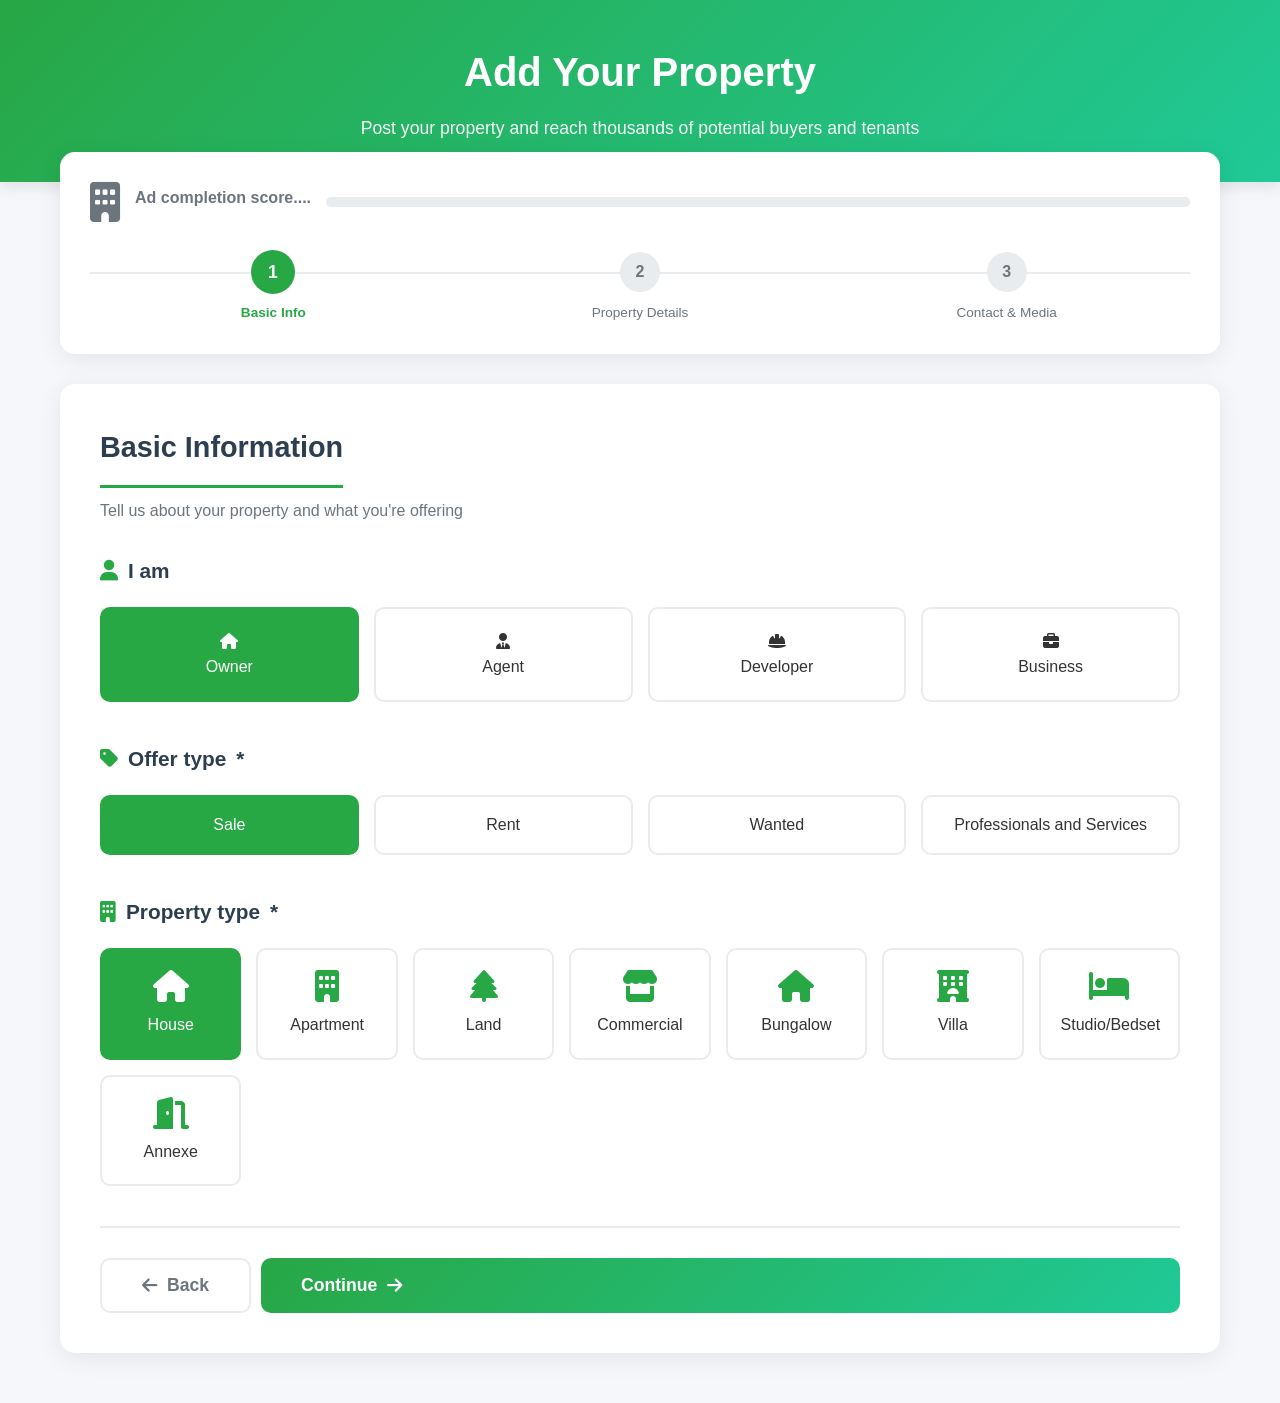
<file: with_pre.html>
<!DOCTYPE html>
<html lang="en">
<head>
    <meta charset="UTF-8">
    <meta name="viewport" content="width=device-width, initial-scale=1.0">
    <title>Add Your Property - Post Ad</title>
    <link rel="stylesheet" href="https://cdnjs.cloudflare.com/ajax/libs/font-awesome/6.4.0/css/all.min.css">
    <style>
        * {
            margin: 0;
            padding: 0;
            box-sizing: border-box;
        }

        body {
            font-family: 'Segoe UI', Tahoma, Geneva, Verdana, sans-serif;
            background: #f5f7fa;
            color: #333;
            line-height: 1.6;
        }

        .header {
            background: linear-gradient(135deg, #28a745 0%, #20c997 100%);
            color: white;
            padding: 40px 20px;
            text-align: center;
            box-shadow: 0 4px 15px rgba(0,0,0,0.1);
        }

        .header h1 {
            font-size: 2.5rem;
            margin-bottom: 10px;
        }

        .header p {
            font-size: 1.1rem;
            opacity: 0.95;
        }

        .container {
            max-width: 1200px;
            margin: -30px auto 50px;
            padding: 0 20px;
            position: relative;
        }

        .progress-container {
            background: white;
            border-radius: 15px;
            padding: 30px;
            margin-bottom: 30px;
            box-shadow: 0 5px 25px rgba(0,0,0,0.08);
        }

        .progress-header {
            display: flex;
            align-items: center;
            gap: 15px;
            margin-bottom: 20px;
        }

        .progress-icon {
            font-size: 2.5rem;
            color: #6c757d;
        }

        .progress-text h3 {
            font-size: 1rem;
            color: #6c757d;
            margin-bottom: 8px;
        }

        .progress-bar-container {
            flex: 1;
            height: 10px;
            background: #e9ecef;
            border-radius: 10px;
            overflow: hidden;
        }

        .progress-bar {
            height: 100%;
            background: linear-gradient(90deg, #28a745, #20c997);
            width: 0%;
            transition: width 0.5s ease;
        }

        .step-indicator {
            display: flex;
            justify-content: space-between;
            margin-top: 30px;
            position: relative;
        }

        .step-indicator::before {
            content: '';
            position: absolute;
            top: 20px;
            left: 0;
            right: 0;
            height: 2px;
            background: #e9ecef;
            z-index: 0;
        }

        .step {
            display: flex;
            flex-direction: column;
            align-items: center;
            position: relative;
            z-index: 1;
            flex: 1;
        }

        .step-number {
            width: 40px;
            height: 40px;
            border-radius: 50%;
            background: #e9ecef;
            color: #6c757d;
            display: flex;
            align-items: center;
            justify-content: center;
            font-weight: bold;
            margin-bottom: 10px;
            transition: all 0.3s;
        }

        .step.active .step-number {
            background: #28a745;
            color: white;
            transform: scale(1.1);
        }

        .step.completed .step-number {
            background: #28a745;
            color: white;
        }

        .step.completed .step-number::before {
            content: '\f00c';
            font-family: 'Font Awesome 6 Free';
            font-weight: 900;
        }

        .step-label {
            font-size: 0.85rem;
            color: #6c757d;
            text-align: center;
        }

        .step.active .step-label {
            color: #28a745;
            font-weight: 600;
        }

        .form-container {
            background: white;
            border-radius: 15px;
            padding: 40px;
            box-shadow: 0 5px 25px rgba(0,0,0,0.08);
        }

        .form-step {
            display: none;
        }

        .form-step.active {
            display: block;
            animation: fadeIn 0.5s ease;
        }

        @keyframes fadeIn {
            from {
                opacity: 0;
                transform: translateY(20px);
            }
            to {
                opacity: 1;
                transform: translateY(0);
            }
        }

        .section-title {
            font-size: 1.8rem;
            color: #2c3e50;
            margin-bottom: 10px;
            padding-bottom: 15px;
            border-bottom: 3px solid #28a745;
            display: inline-block;
        }

        .section-subtitle {
            color: #6c757d;
            margin-bottom: 30px;
        }

        .form-section {
            margin-bottom: 40px;
        }

        .form-section h3 {
            font-size: 1.3rem;
            color: #2c3e50;
            margin-bottom: 20px;
            display: flex;
            align-items: center;
            gap: 10px;
        }

        .form-section h3 i {
            color: #28a745;
        }

        .user-type-selector {
            display: grid;
            grid-template-columns: repeat(4, 1fr);
            gap: 15px;
            margin-bottom: 30px;
        }

        .user-type-btn {
            padding: 20px;
            border: 2px solid #e9ecef;
            background: white;
            border-radius: 10px;
            cursor: pointer;
            transition: all 0.3s;
            text-align: center;
            font-size: 1rem;
            font-weight: 500;
        }

        .user-type-btn:hover {
            border-color: #28a745;
            transform: translateY(-2px);
            box-shadow: 0 5px 15px rgba(40,167,69,0.2);
        }

        .user-type-btn.active {
            background: #28a745;
            color: white;
            border-color: #28a745;
        }

        .form-row {
            display: grid;
            grid-template-columns: repeat(auto-fit, minmax(250px, 1fr));
            gap: 20px;
            margin-bottom: 20px;
        }

        .form-group {
            margin-bottom: 20px;
        }

        .form-group label {
            display: block;
            margin-bottom: 8px;
            font-weight: 500;
            color: #2c3e50;
        }

        .form-group label i {
            color: #28a745;
            margin-right: 8px;
        }

        .form-group label .required {
            color: #dc3545;
            margin-left: 3px;
        }

        .form-control {
            width: 100%;
            padding: 12px 15px;
            border: 2px solid #e9ecef;
            border-radius: 8px;
            font-size: 1rem;
            transition: all 0.3s;
        }

        .form-control:focus {
            outline: none;
            border-color: #28a745;
            box-shadow: 0 0 0 3px rgba(40,167,69,0.1);
        }

        select.form-control {
            cursor: pointer;
        }

        textarea.form-control {
            resize: vertical;
            min-height: 120px;
        }

        .property-type-grid {
            display: grid;
            grid-template-columns: repeat(auto-fit, minmax(140px, 1fr));
            gap: 15px;
            margin-bottom: 30px;
        }

        .property-type-card {
            padding: 20px;
            border: 2px solid #e9ecef;
            border-radius: 10px;
            text-align: center;
            cursor: pointer;
            transition: all 0.3s;
            background: white;
        }

        .property-type-card:hover {
            border-color: #28a745;
            transform: translateY(-3px);
            box-shadow: 0 5px 15px rgba(40,167,69,0.15);
        }

        .property-type-card.selected {
            border-color: #28a745;
            background: #28a745;
            color: white;
        }

        .property-type-card i {
            font-size: 2rem;
            margin-bottom: 10px;
            color: #28a745;
        }

        .property-type-card.selected i {
            color: white;
        }

        .offer-type-btns {
            display: grid;
            grid-template-columns: repeat(4, 1fr);
            gap: 15px;
            margin-bottom: 30px;
        }

        .offer-btn {
            padding: 15px;
            border: 2px solid #e9ecef;
            background: white;
            border-radius: 10px;
            cursor: pointer;
            transition: all 0.3s;
            text-align: center;
            font-weight: 500;
        }

        .offer-btn:hover {
            border-color: #28a745;
        }

        .offer-btn.active {
            background: #28a745;
            color: white;
            border-color: #28a745;
        }

        .number-selector {
            display: flex;
            gap: 10px;
        }

        .number-btn {
            padding: 12px 20px;
            border: 2px solid #e9ecef;
            background: white;
            border-radius: 8px;
            cursor: pointer;
            transition: all 0.3s;
            font-weight: 500;
        }

        .number-btn:hover {
            border-color: #28a745;
        }

        .number-btn.active {
            background: #28a745;
            color: white;
            border-color: #28a745;
        }

        .features-grid {
            display: grid;
            grid-template-columns: repeat(auto-fit, minmax(200px, 1fr));
            gap: 15px;
        }

        .feature-checkbox {
            display: flex;
            align-items: center;
            gap: 12px;
            padding: 15px;
            border: 2px solid #e9ecef;
            border-radius: 8px;
            cursor: pointer;
            transition: all 0.3s;
            background: white;
        }

        .feature-checkbox:hover {
            border-color: #28a745;
            background: #f8f9fa;
        }

        .feature-checkbox input[type="checkbox"] {
            width: 20px;
            height: 20px;
            cursor: pointer;
            accent-color: #28a745;
        }

        .feature-checkbox.checked {
            border-color: #28a745;
            background: #d4edda;
        }

        .feature-checkbox i {
            color: #28a745;
            font-size: 1.2rem;
        }

        .image-upload-zone {
            border: 3px dashed #e9ecef;
            border-radius: 10px;
            padding: 40px;
            text-align: center;
            cursor: pointer;
            transition: all 0.3s;
            margin-bottom: 20px;
        }

        .image-upload-zone:hover {
            border-color: #28a745;
            background: #f8f9fa;
        }

        .image-upload-zone.dragover {
            border-color: #28a745;
            background: #d4edda;
        }

        .upload-icon {
            font-size: 3rem;
            color: #6c757d;
            margin-bottom: 15px;
        }

        .image-preview-grid {
            display: grid;
            grid-template-columns: repeat(auto-fill, minmax(150px, 1fr));
            gap: 15px;
            margin-top: 20px;
        }

        .preview-item {
            position: relative;
            height: 150px;
            border-radius: 10px;
            overflow: hidden;
            box-shadow: 0 3px 10px rgba(0,0,0,0.1);
        }

        .preview-item img {
            width: 100%;
            height: 100%;
            object-fit: cover;
        }

        .remove-image {
            position: absolute;
            top: 5px;
            right: 5px;
            background: #dc3545;
            color: white;
            border: none;
            border-radius: 50%;
            width: 30px;
            height: 30px;
            cursor: pointer;
            display: flex;
            align-items: center;
            justify-content: center;
            transition: all 0.3s;
        }

        .remove-image:hover {
            background: #c82333;
            transform: scale(1.1);
        }

        .map-section {
            margin-bottom: 30px;
        }

        .map-container {
            height: 400px;
            border-radius: 10px;
            overflow: hidden;
            border: 2px solid #e9ecef;
            margin-top: 15px;
        }

        .map-container iframe {
            width: 100%;
            height: 100%;
            border: none;
        }

        .location-hint {
            background: #e7f3ff;
            border-left: 4px solid #0066cc;
            padding: 15px;
            margin-top: 15px;
            border-radius: 5px;
            font-size: 0.9rem;
            color: #0066cc;
        }

        .form-actions {
            display: flex;
            gap: 15px;
            margin-top: 40px;
            padding-top: 30px;
            border-top: 2px solid #e9ecef;
        }

        .btn {
            padding: 15px 40px;
            border: none;
            border-radius: 10px;
            font-size: 1.1rem;
            font-weight: 600;
            cursor: pointer;
            transition: all 0.3s;
            display: inline-flex;
            align-items: center;
            gap: 10px;
        }

        .btn-primary {
            background: linear-gradient(135deg, #28a745, #20c997);
            color: white;
            flex: 1;
        }

        .btn-primary:hover {
            transform: translateY(-2px);
            box-shadow: 0 8px 20px rgba(40,167,69,0.3);
        }

        .btn-secondary {
            background: white;
            color: #6c757d;
            border: 2px solid #e9ecef;
        }

        .btn-secondary:hover {
            border-color: #28a745;
            color: #28a745;
        }

        .modal {
            display: none;
            position: fixed;
            top: 0;
            left: 0;
            width: 100%;
            height: 100%;
            background: rgba(0,0,0,0.5);
            z-index: 9999;
            justify-content: center;
            align-items: center;
        }

        .modal.active {
            display: flex;
        }

        .modal-content {
            background: white;
            padding: 40px;
            border-radius: 15px;
            text-align: center;
            max-width: 500px;
            animation: slideUp 0.3s ease;
        }

        @keyframes slideUp {
            from {
                transform: translateY(50px);
                opacity: 0;
            }
            to {
                transform: translateY(0);
                opacity: 1;
            }
        }

        .success-icon {
            font-size: 4rem;
            color: #28a745;
            margin-bottom: 20px;
        }

        .modal-content h2 {
            color: #2c3e50;
            margin-bottom: 15px;
        }

        .modal-content p {
            color: #6c757d;
            margin-bottom: 30px;
        }

        @media (max-width: 768px) {
            .header h1 {
                font-size: 1.8rem;
            }

            .user-type-selector,
            .offer-type-btns {
                grid-template-columns: repeat(2, 1fr);
            }

            .property-type-grid {
                grid-template-columns: repeat(2, 1fr);
            }

            .step-indicator {
                display: none;
            }

            .form-container {
                padding: 20px;
            }

            .form-actions {
                flex-direction: column;
            }

            .btn {
                width: 100%;
            }
        }

        .char-count {
            font-size: 0.85rem;
            color: #6c757d;
            text-align: right;
            margin-top: 5px;
        }

        .recommended-badge {
            background: #28a745;
            color: white;
            font-size: 0.75rem;
            padding: 3px 8px;
            border-radius: 4px;
            margin-left: 10px;
        }

        input[type="file"] {
            display: none;
        }
    </style>
</head>
<body>
    <header class="header">
        <h1>Add Your Property</h1>
        <p>Post your property and reach thousands of potential buyers and tenants</p>
    </header>

    <div class="container">
        <div class="progress-container">
            <div class="progress-header">
                <i class="fas fa-building progress-icon"></i>
                <div class="progress-text">
                    <h3>Ad completion score....</h3>
                </div>
                <div class="progress-bar-container">
                    <div class="progress-bar" id="progressBar"></div>
                </div>
            </div>

            <div class="step-indicator">
                <div class="step active" data-step="1">
                    <div class="step-number">1</div>
                    <div class="step-label">Basic Info</div>
                </div>
                <div class="step" data-step="2">
                    <div class="step-number">2</div>
                    <div class="step-label">Property Details</div>
                </div>
                <div class="step" data-step="3">
                    <div class="step-number">3</div>
                    <div class="step-label">Contact & Media</div>
                </div>
            </div>
        </div>

        <div class="form-container">
            <form id="propertyForm">
                <!-- Step 1: Basic Information -->
                <div class="form-step active" data-step="1">
                    <h2 class="section-title">Basic Information</h2>
                    <p class="section-subtitle">Tell us about your property and what you're offering</p>

                    <div class="form-section">
                        <h3><i class="fas fa-user"></i> I am</h3>
                        <div class="user-type-selector">
                            <div class="user-type-btn active" onclick="selectUserType(this, 'owner')">
                                <i class="fas fa-home"></i><br>Owner
                            </div>
                            <div class="user-type-btn" onclick="selectUserType(this, 'agent')">
                                <i class="fas fa-user-tie"></i><br>Agent
                            </div>
                            <div class="user-type-btn" onclick="selectUserType(this, 'developer')">
                                <i class="fas fa-hard-hat"></i><br>Developer
                            </div>
                            <div class="user-type-btn" onclick="selectUserType(this, 'business')">
                                <i class="fas fa-briefcase"></i><br>Business
                            </div>
                        </div>
                        <input type="hidden" id="userType" value="owner" required>
                    </div>

                    <div class="form-section">
                        <h3><i class="fas fa-tag"></i> Offer type <span class="required">*</span></h3>
                        <div class="offer-type-btns">
                            <div class="offer-btn active" onclick="selectOfferType(this, 'sale')">Sale</div>
                            <div class="offer-btn" onclick="selectOfferType(this, 'rent')">Rent</div>
                            <div class="offer-btn" onclick="selectOfferType(this, 'wanted')">Wanted</div>
                            <div class="offer-btn" onclick="selectOfferType(this, 'services')">Professionals and Services</div>
                        </div>
                        <input type="hidden" id="offerType" value="sale" required>
                    </div>

                    <div class="form-section">
                        <h3><i class="fas fa-building"></i> Property type <span class="required">*</span></h3>
                        <div class="property-type-grid">
                            <div class="property-type-card selected" onclick="selectPropertyType(this, 'house')">
                                <i class="fas fa-home"></i>
                                <div>House</div>
                            </div>
                            <div class="property-type-card" onclick="selectPropertyType(this, 'apartment')">
                                <i class="fas fa-building"></i>
                                <div>Apartment</div>
                            </div>
                            <div class="property-type-card" onclick="selectPropertyType(this, 'land')">
                                <i class="fas fa-tree"></i>
                                <div>Land</div>
                            </div>
                            <div class="property-type-card" onclick="selectPropertyType(this, 'commercial')">
                                <i class="fas fa-store"></i>
                                <div>Commercial</div>
                            </div>
                            <div class="property-type-card" onclick="selectPropertyType(this, 'bungalow')">
                                <i class="fas fa-home"></i>
                                <div>Bungalow</div>
                            </div>
                            <div class="property-type-card" onclick="selectPropertyType(this, 'villa')">
                                <i class="fas fa-hotel"></i>
                                <div>Villa</div>
                            </div>
                            <div class="property-type-card" onclick="selectPropertyType(this, 'studio')">
                                <i class="fas fa-bed"></i>
                                <div>Studio/Bedset</div>
                            </div>
                            <div class="property-type-card" onclick="selectPropertyType(this, 'annexe')">
                                <i class="fas fa-door-open"></i>
                                <div>Annexe</div>
                            </div>
                        </div>
                        <input type="hidden" id="propertyType" value="house" required>
                    </div>

                   <div class="form-actions" style="display:flex; gap:10px;">
  <button type="button" class="btn btn-secondary" onclick="window.location.href='index.html';">
    <i class="fas fa-arrow-left"></i> Back
  </button>

  <button type="button" class="btn btn-primary" onclick="nextStep()">
    Continue <i class="fas fa-arrow-right"></i>
  </button>
</div>

                </div>

                <!-- Step 2: Property Details -->
                <div class="form-step" data-step="2">
                    <h2 class="section-title">Property Details</h2>
                    <p class="section-subtitle">Provide detailed information about your property</p>

                    <div class="form-section">
                        <h3><i class="fas fa-info-circle"></i> Basic Details</h3>
                        <div class="form-row">
                            <div class="form-group">
                                <label><i class="fas fa-bed"></i> Bedrooms <span class="required">*</span></label>
                                <div class="number-selector">
                                    <div class="number-btn active" onclick="selectNumber(this, 'bedrooms', 1)">1</div>
                                    <div class="number-btn" onclick="selectNumber(this, 'bedrooms', 2)">2</div>
                                    <div class="number-btn" onclick="selectNumber(this, 'bedrooms', 3)">3</div>
                                    <div class="number-btn" onclick="selectNumber(this, 'bedrooms', 4)">4</div>
                                    <div class="number-btn" onclick="selectNumber(this, 'bedrooms', '5+')">5+</div>
                                </div>
                                <input type="hidden" id="bedrooms" value="1">
                            </div>
                            <div class="form-group">
                                <label><i class="fas fa-bath"></i> Bathrooms <span class="required">*</span></label>
                                <div class="number-selector">
                                    <div class="number-btn active" onclick="selectNumber(this, 'bathrooms', 1)">1</div>
                                    <div class="number-btn" onclick="selectNumber(this, 'bathrooms', 2)">2</div>
                                    <div class="number-btn" onclick="selectNumber(this, 'bathrooms', 3)">3</div>
                                    <div class="number-btn" onclick="selectNumber(this, 'bathrooms', 4)">4</div>
                                    <div class="number-btn" onclick="selectNumber(this, 'bathrooms', '5+')">5+</div>
                                </div>
                                <input type="hidden" id="bathrooms" value="1">
                            </div>
                        </div>

                        <div class="form-row">
                            <div class="form-group">
                                <label><i class="fas fa-ruler-combined"></i> Floor Area <span class="required">*</span></label>
                                <input type="text" class="form-control" placeholder="Eg. 1650" id="floorArea" required>
                                <div class="char-count">sq ft - 0 / 8 max</div>
                            </div>
                            <div class="form-group">
                                <label><i class="fas fa-expand-arrows-alt"></i> Size of Land Area</label>
                                <div style="display: flex; gap: 10px;">
                                    <input type="text" class="form-control" placeholder="eg: 35" id="landArea">
                                    <select class="form-control" style="max-width: 150px;">
                                        <option>Perches</option>
                                        <option>Acres</option>
                                        <option>Hectares</option>
                                    </select>
                                </div>
                                <div class="char-count">0 / 6 max</div>
                            </div>
                        </div>
                    </div>

                    <div class="form-section">
                        <h3><i class="fas fa-dollar-sign"></i> Price Details</h3>
                        <div class="form-row">
                            <div class="form-group">
                                <label><i class="fas fa-money-bill-wave"></i> Expected Price in Rs</label>
                                <div style="display: flex; gap: 10px;">
                                    <input type="text" class="form-control" placeholder="Eg. 30,000,000" id="price" required>
                                    <select class="form-control" style="max-width: 150px;">
                                        <option>Fixed Price</option>
                                        <option>Negotiable</option>
                                    </select>
                                </div>
                            </div>
                            <div class="form-group">
                                <label><i class="fas fa-coins"></i> Price / Rate (in alternative currency)</label>
                                <div style="display: flex; gap: 10px;">
                                    <input type="text" class="form-control" placeholder="Eg. 30000">
                                    <select class="form-control" style="max-width: 100px;">
                                        <option>USD</option>
                                        <option>EUR</option>
                                        <option>GBP</option>
                                    </select>
                                </div>
                            </div>
                        </div>
                    </div>

                    <div class="form-section">
                        <h3><i class="fas fa-home"></i> Property Details</h3>
                        <div class="form-row">
                            <div class="form-group">
                                <label><i class="fas fa-layer-group"></i> No. of floors</label>
                                <div class="number-selector">
                                    <div class="number-btn active" onclick="selectNumber(this, 'floors', 1)">1</div>
                                    <div class="number-btn" onclick="selectNumber(this, 'floors', 2)">2</div>
                                    <div class="number-btn" onclick="selectNumber(this, 'floors', 3)">3</div>
                                    <div class="number-btn" onclick="selectNumber(this, 'floors', 4)">4</div>
                                    <div class="number-btn" onclick="selectNumber(this, 'floors', '5+')">5+</div>
                                </div>
                                <input type="hidden" id="floors" value="1">
                            </div>
                            <div class="form-group">
                                <label><i class="fas fa-calendar"></i> Age of the building (Years)</label>
                                <div class="number-selector">
                                    <div class="number-btn active" onclick="selectNumber(this, 'age', 1)">1</div>
                                    <div class="number-btn" onclick="selectNumber(this, 'age', 2)">2</div>
                                    <div class="number-btn" onclick="selectNumber(this, 'age', 3)">3</div>
                                    <div class="number-btn" onclick="selectNumber(this, 'age', 4)">4</div>
                                    <div class="number-btn" onclick="selectNumber(this, 'age', '5+')">5+</div>
                                </div>
                                <input type="hidden" id="age" value="1">
                            </div>
                        </div>

                        <div class="form-row">
                            <div class="form-group">
                                <label><i class="fas fa-check-circle"></i> Status <span class="required">*</span></label>
                                <select class="form-control" id="status" required>
                                    <option value="">Select status</option>
                                    <option>Ready to move in</option>
                                    <option>Under construction</option>
                                    <option>Renovated</option>
                                    <option>New</option>
                                </select>
                            </div>
                            <div class="form-group">
                                <label><i class="fas fa-couch"></i> Furnishing Status</label>
                                <div class="number-selector">
                                    <div class="number-btn active" onclick="selectFurnishing(this, 'fully')">Fully Furnished</div>
                                    <div class="number-btn" onclick="selectFurnishing(this, 'semi')">Semi Furnished</div>
                                    <div class="number-btn" onclick="selectFurnishing(this, 'unfurnished')">Unfurnished</div>
                                </div>
                                <input type="hidden" id="furnishing" value="fully">
                            </div>
                        </div>

                        <div class="form-row">
                            <div class="form-group">
                                <label><i class="fas fa-percentage"></i> Primary USP</label>
                                <input type="text" class="form-control" placeholder="Eg. 8% Returns" id="usp">
                                <div class="char-count">0 / 20 max</div>
                            </div>
                            <div class="form-group">
                                <label><i class="fas fa-road"></i> Width of approach road (in feet)</label>
                                <input type="text" class="form-control" placeholder="Eg: 35" id="roadWidth">
                            </div>
                        </div>

                        <div class="form-group">
                            <label><i class="fas fa-car"></i> Parking</label>
                            <div class="number-selector">
                                <div class="number-btn active" onclick="selectNumber(this, 'parking', 1)">1</div>
                                <div class="number-btn" onclick="selectNumber(this, 'parking', 2)">2</div>
                                <div class="number-btn" onclick="selectNumber(this, 'parking', '3+')">3+</div>
                            </div>
                            <input type="hidden" id="parking" value="1">
                        </div>
                    </div>

                    <div class="form-section">
                        <h3><i class="fas fa-align-left"></i> Ad Details</h3>
                        <div class="form-group">
                            <label><i class="fas fa-heading"></i> Ad Heading <span class="required">*</span>
                                <span class="recommended-badge">Recommended title: House for sale in Colombo 2</span>
                            </label>
                            <input type="text" class="form-control" placeholder="Classified ad title" id="adTitle" required maxlength="120">
                            <div class="char-count">0 / 120 max</div>
                        </div>
                        <div class="form-group">
                            <label><i class="fas fa-file-alt"></i> Description <span class="required">*</span>
                                <span class="recommended-badge">Recommended description: House for sale in Colombo 2</span>
                            </label>
                            <textarea class="form-control" placeholder="Description here" id="description" required maxlength="10000"></textarea>
                            <div class="char-count">0 / 10000 max</div>
                        </div>
                    </div>

                    <div class="form-section">
                        <h3><i class="fas fa-star"></i> Property Features</h3>
                        <div class="features-grid">
                            <label class="feature-checkbox">
                                <input type="checkbox" onchange="toggleFeature(this)">
                                <i class="fas fa-snowflake"></i>
                                <span>AC rooms</span>
                            </label>
                            <label class="feature-checkbox">
                                <input type="checkbox" onchange="toggleFeature(this)">
                                <i class="fas fa-water"></i>
                                <span>Beachfront/sea view</span>
                            </label>
                            <label class="feature-checkbox">
                                <input type="checkbox" onchange="toggleFeature(this)">
                                <i class="fas fa-leaf"></i>
                                <span>Indoor Garden</span>
                            </label>
                            <label class="feature-checkbox">
                                <input type="checkbox" onchange="toggleFeature(this)">
                                <i class="fas fa-car"></i>
                                <span>Garage</span>
                            </label>
                            <label class="feature-checkbox">
                                <input type="checkbox" onchange="toggleFeature(this)">
                                <i class="fas fa-swimming-pool"></i>
                                <span>Swimming Pool</span>
                            </label>
                            <label class="feature-checkbox">
                                <input type="checkbox" onchange="toggleFeature(this)">
                                <i class="fas fa-water"></i>
                                <span>Waterfront/riverside</span>
                            </label>
                            <label class="feature-checkbox">
                                <input type="checkbox" onchange="toggleFeature(this)">
                                <i class="fas fa-shield-alt"></i>
                                <span>Gated Community</span>
                            </label>
                            <label class="feature-checkbox">
                                <input type="checkbox" onchange="toggleFeature(this)">
                                <i class="fas fa-sun"></i>
                                <span>Roof Top Garden</span>
                            </label>
                            <label class="feature-checkbox">
                                <input type="checkbox" onchange="toggleFeature(this)">
                                <i class="fas fa-tree"></i>
                                <span>Lawn Garden</span>
                            </label>
                            <label class="feature-checkbox">
                                <input type="checkbox" onchange="toggleFeature(this)">
                                <i class="fas fa-gem"></i>
                                <span>Luxury Specification</span>
                            </label>
                            <label class="feature-checkbox checked">
                                <input type="checkbox" checked onchange="toggleFeature(this)">
                                <i class="fas fa-landmark"></i>
                                <span>Brand New</span>
                            </label>
                            <label class="feature-checkbox">
                                <input type="checkbox" onchange="toggleFeature(this)">
                                <i class="fas fa-bolt"></i>
                                <span>3-Phase Electricity</span>
                            </label>
                            <label class="feature-checkbox">
                                <input type="checkbox" onchange="toggleFeature(this)">
                                <i class="fas fa-clock"></i>
                                <span>24 Hours Security</span>
                            </label>
                            <label class="feature-checkbox checked">
                                <input type="checkbox" checked onchange="toggleFeature(this)">
                                <i class="fas fa-university"></i>
                                <span>Colonial Architecture</span>
                            </label>
                            <label class="feature-checkbox">
                                <input type="checkbox" onchange="toggleFeature(this)">
                                <i class="fas fa-user-shield"></i>
                                <span>Maid's room</span>
                            </label>
                            <label class="feature-checkbox">
                                <input type="checkbox" onchange="toggleFeature(this)">
                                <i class="fas fa-infinity"></i>
                                <span>Infinity Pool</span>
                            </label>
                            <label class="feature-checkbox checked">
                                <input type="checkbox" checked onchange="toggleFeature(this)">
                                <i class="fas fa-tint"></i>
                                <span>Main line water</span>
                            </label>
                            <label class="feature-checkbox">
                                <input type="checkbox" onchange="toggleFeature(this)">
                                <i class="fas fa-lock"></i>
                                <span>Home security system</span>
                            </label>
                            <label class="feature-checkbox">
                                <input type="checkbox" onchange="toggleFeature(this)">
                                <i class="fas fa-toilet"></i>
                                <span>Maid's Toilet</span>
                            </label>
                            <label class="feature-checkbox">
                                <input type="checkbox" onchange="toggleFeature(this)">
                                <i class="fas fa-fire"></i>
                                <span>Hot Water</span>
                            </label>
                            <label class="feature-checkbox">
                                <input type="checkbox" onchange="toggleFeature(this)">
                                <i class="fas fa-droplet"></i>
                                <span>Overhead Water Tank</span>
                            </label>
                            <label class="feature-checkbox">
                                <input type="checkbox" onchange="toggleFeature(this)">
                                <i class="fas fa-restroom"></i>
                                <span>Attached Toilets</span>
                            </label>
                        </div>
                    </div>

                    <div class="form-actions">
                        <button type="button" class="btn btn-secondary" onclick="prevStep()">
                            <i class="fas fa-arrow-left"></i> Back
                        </button>
                        <button type="button" class="btn btn-primary" onclick="nextStep()">
                            Continue <i class="fas fa-arrow-right"></i>
                        </button>
                    </div>
                </div>

                <!-- Step 3: Contact & Media -->
                <div class="form-step" data-step="3">
                    <h2 class="section-title">Contact Details & Media</h2>
                    <p class="section-subtitle">Add your contact information and property images</p>

                    <div class="form-section">
                        <h3><i class="fas fa-user"></i> Your Contact Details</h3>
                        <div class="form-row">
                            <div class="form-group">
                                <label><i class="fas fa-user-circle"></i> Name</label>
                                <input type="text" class="form-control" value="Shifkan Muhammad" id="contactName" readonly>
                            </div>
                            <div class="form-group">
                                <label><i class="fas fa-envelope"></i> E-mail Address</label>
                                <input type="email" class="form-control" value="shifkanm04@gmail.com" id="contactEmail" readonly>
                            </div>
                        </div>

                        <div class="form-group">
                            <label><i class="fas fa-phone"></i> Contact Tel Number <span class="required">*</span></label>
                            <div style="display: flex; gap: 10px;">
                                <input type="text" class="form-control" placeholder="Shifkan Muhammad" style="flex: 1;">
                                <div style="display: flex; border: 2px solid #e9ecef; border-radius: 8px; overflow: hidden;">
                                    <select class="form-control" style="border: none; max-width: 100px;">
                                        <option>+94</option>
                                        <option>+1</option>
                                        <option>+44</option>
                                    </select>
                                    <input type="tel" class="form-control" placeholder="Contact No" style="border: none; flex: 1;">
                                </div>
                            </div>
                        </div>

                        <div class="form-group">
                            <label>I'm also contactable via:</label>
                            <div style="display: flex; gap: 15px; margin-top: 10px;">
                                <label style="display: flex; align-items: center; gap: 8px; cursor: pointer;">
                                    <input type="checkbox">
                                    <i class="fab fa-whatsapp" style="color: #25D366; font-size: 1.5rem;"></i>
                                    <span>WhatsApp</span>
                                </label>
                                <label style="display: flex; align-items: center; gap: 8px; cursor: pointer;">
                                    <input type="checkbox">
                                    <i class="fas fa-comments" style="color: #0084ff; font-size: 1.5rem;"></i>
                                    <span>Botim</span>
                                </label>
                            </div>
                        </div>

                        <button type="button" class="btn btn-outline" style="margin-top: 15px;">
                            <i class="fas fa-plus"></i> ADD MORE
                        </button>

                        <div class="form-group" style="margin-top: 20px;">
                            <label style="display: flex; align-items: center; gap: 10px; cursor: pointer;">
                                <input type="checkbox">
                                <span>Get User Details Before Showing Contact Number</span>
                                <i class="fas fa-question-circle" style="color: #6c757d;"></i>
                            </label>
                        </div>
                    </div>

                    <div class="form-section">
                        <h3><i class="fas fa-images"></i> Upload images / videos 
                            <i class="fas fa-question-circle" style="color: #6c757d; font-size: 1rem;"></i>
                        </h3>
                        
                        <div class="image-upload-zone" id="uploadZone" onclick="document.getElementById('imageInput').click()">
                            <div class="upload-icon">
                                <i class="fas fa-images"></i>
                            </div>
                            <h3>Drag and drop images from your computer.</h3>
                            <p>or</p>
                            <button type="button" class="btn btn-outline" style="margin-top: 15px;">
                                <i class="fas fa-paperclip"></i> UPLOAD IMAGE
                            </button>
                            <p style="margin-top: 20px; color: #28a745;">
                                <i class="fas fa-check-circle"></i> Add minimum 8 photos to increase ad visibility by 65%
                            </p>
                            <p style="color: #28a745;">
                                <i class="fas fa-check-circle"></i> Adding Hall, Bedroom, Kitchen and Bathroom photos will increase your quality score
                            </p>
                        </div>
                        <input type="file" id="imageInput" accept="image/*" multiple onchange="handleFileSelect(event)">

                        <div class="image-preview-grid" id="imagePreview"></div>

                        <div style="margin-top: 30px; display: grid; grid-template-columns: 1fr 1fr; gap: 20px;">
                            <div style="border: 2px solid #e9ecef; border-radius: 10px; padding: 20px; text-align: center;">
                                <i class="fas fa-camera-rotate" style="font-size: 3rem; color: #6c757d; margin-bottom: 15px;"></i>
                                <h4>Upload 360 images of your property here.</h4>
                                <p style="color: #6c757d; margin: 10px 0;">Upload panorama images captured from your smartphone.</p>
                                <button type="button" class="btn btn-outline" style="margin-top: 15px;">
                                    <i class="fas fa-plus"></i> UPLOAD 360 IMAGE
                                </button>
                            </div>
                            <div style="border: 2px solid #e9ecef; border-radius: 10px; padding: 20px; text-align: center;">
                                <i class="fas fa-video" style="font-size: 3rem; color: #6c757d; margin-bottom: 15px;"></i>
                                <h4>Upload Property's Video file here.</h4>
                                <button type="button" class="btn btn-outline" style="margin-top: 15px;">
                                    <i class="fas fa-plus"></i> UPLOAD VIDEO
                                </button>
                                <p style="margin: 15px 0;">OR</p>
                                <label style="display: block; margin-bottom: 5px; font-weight: 500;">Link to YouTube Video</label>
                                <input type="text" class="form-control" placeholder="Eg. https://www.youtube.com/watch?v=5EfpJwWmAuU">
                            </div>
                        </div>

                        <div class="form-group" style="margin-top: 20px;">
                            <label><i class="fas fa-link"></i> Link to extra pics 
                                <i class="fas fa-question-circle" style="color: #6c757d;"></i>
                            </label>
                            <input type="text" class="form-control" placeholder="Eg: https://photos.app.goo.gl/mypics/pics?authkey-xyz">
                        </div>
                    </div>

                    <div class="form-section map-section">
                        <h3><i class="fas fa-map-marker-alt"></i> Location and Map</h3>
                        <div class="form-row">
                            <div class="form-group">
                                <label><i class="fas fa-city"></i> City / Town <span class="required">*</span>
                                    <i class="fas fa-question-circle" style="color: #6c757d;"></i>
                                </label>
                                <input type="text" class="form-control" placeholder="E.g. Piliyandala" id="city" required>
                            </div>
                            <div class="form-group">
                                <label><i class="fas fa-road"></i> Street</label>
                                <input type="text" class="form-control" placeholder="E.g. Park Road" id="street">
                            </div>
                        </div>

                        <div class="map-container">
                            <iframe src="https://www.google.com/maps/embed?pb=!1m18!1m12!1m3!1d126744.00197291253!2d79.77380029726562!3d6.927078599999999!2m3!1f0!2f0!3f0!3m2!1i1024!2i768!4f13.1!3m3!1m2!1s0x3ae259694f10ccef%3A0x2a8e0a182dd187a!2sColombo%2C%20Sri%20Lanka!5e0!3m2!1sen!2s!4v1234567890123" allowfullscreen="" loading="lazy"></iframe>
                        </div>

                        <div class="location-hint">
                            <i class="fas fa-info-circle"></i>
                            <strong>1. Manually move the pointer on the map to point to the exact location of the property</strong>
                        </div>

                        <div class="form-row" style="margin-top: 20px;">
                            <div class="form-group">
                                <label><i class="fas fa-map-pin"></i> Latitude</label>
                                <input type="text" class="form-control" placeholder="eg. 6.8723" id="latitude">
                            </div>
                            <div class="form-group">
                                <label><i class="fas fa-map-pin"></i> Longitude</label>
                                <input type="text" class="form-control" placeholder="eg. 73.5869" id="longitude">
                            </div>
                            <div class="form-group">
                                <button type="button" class="btn btn-outline" style="margin-top: 28px; width: 100%;">
                                    <i class="fas fa-location-crosshairs"></i> GET CURRENT LOCATION
                                </button>
                            </div>
                        </div>
                    </div>

                    <div class="form-section">
                        <label style="display: flex; align-items: flex-start; gap: 10px; margin-bottom: 15px;">
                            <input type="checkbox" style="margin-top: 5px;">
                            <span>I confirm that I have received clear authorisation from the owner of the property to act as the agent/broker for this property and understand that advertising a property without the owner's permission is a criminal offence and can lead to prosecution.</span>
                        </label>
                        <label style="display: flex; align-items: flex-start; gap: 10px;">
                            <input type="checkbox" required>
                            <span>I have read understood and accept <a href="#" style="color: #28a745;">Terms and Conditions</a> of LankaPropertyWeb.com</span>
                        </label>
                        <p style="color: #dc3545; margin-top: 10px; font-size: 0.9rem;">Please agree with terms & conditions</p>
                    </div>

                    <div class="form-actions">
                        <button type="button" class="btn btn-secondary" onclick="prevStep()">
                            <i class="fas fa-arrow-left"></i> BACK
                        </button>
                        <button type="button" class="btn btn-outline" onclick="previewAd()">
                            <i class="fas fa-eye"></i> PREVIEW
                        </button>
                        <button type="submit" class="btn btn-primary">
                            <i class="fas fa-check"></i> CONTINUE FOR PAYMENTS
                        </button>
                    </div>
                </div>
            </form>
        </div>
    </div>

    <!-- Preview Modal -->
    <div class="modal" id="previewModal">
        <div class="modal-content" style="max-width: 900px; max-height: 90vh; overflow-y: auto;">
            <div style="display: flex; justify-content: space-between; align-items: center; margin-bottom: 20px; padding-bottom: 15px; border-bottom: 2px solid #e9ecef;">
                <h2 style="margin: 0;">Property Preview</h2>
                <button onclick="closePreview()" style="background: none; border: none; font-size: 2rem; cursor: pointer; color: #6c757d;">
                    <i class="fas fa-times"></i>
                </button>
            </div>
            
            <div id="previewContent" style="text-align: left;">
                <!-- Preview content will be inserted here -->
            </div>
            
            <div style="display: flex; gap: 15px; margin-top: 30px; padding-top: 20px; border-top: 2px solid #e9ecef;">
                <button class="btn btn-secondary" onclick="closePreview()" style="flex: 1;">
                    <i class="fas fa-edit"></i> Edit Details
                </button>
                <button class="btn btn-primary" onclick="submitFromPreview()" style="flex: 1;">
                    <i class="fas fa-check"></i> Looks Good, Continue
                </button>
            </div>
        </div>
    </div>

    <!-- Success Modal -->
    <div class="modal" id="successModal">
        <div class="modal-content">
            <div class="success-icon">
                <i class="fas fa-check-circle"></i>
            </div>
            <h2>Property Posted Successfully!</h2>
            <p>Your property listing has been submitted and will be reviewed shortly.</p>
            <button class="btn btn-primary" onclick="closeModal()">
                View My Listings <i class="fas fa-arrow-right"></i>
            </button>
        </div>
    </div>

    <script>
        let currentStep = 1;
        const totalSteps = 3;
        let uploadedImages = [];

        // User type selection
        function selectUserType(element, type) {
            document.querySelectorAll('.user-type-btn').forEach(btn => btn.classList.remove('active'));
            element.classList.add('active');
            document.getElementById('userType').value = type;
        }

        // Offer type selection
        function selectOfferType(element, type) {
            document.querySelectorAll('.offer-btn').forEach(btn => btn.classList.remove('active'));
            element.classList.add('active');
            document.getElementById('offerType').value = type;
        }

        // Property type selection
        function selectPropertyType(element, type) {
            document.querySelectorAll('.property-type-card').forEach(card => card.classList.remove('selected'));
            element.classList.add('selected');
            document.getElementById('propertyType').value = type;
        }

        // Number selector
        function selectNumber(element, fieldId, value) {
            element.parentElement.querySelectorAll('.number-btn').forEach(btn => btn.classList.remove('active'));
            element.classList.add('active');
            document.getElementById(fieldId).value = value;
        }

        // Furnishing selection
        function selectFurnishing(element, type) {
            element.parentElement.querySelectorAll('.number-btn').forEach(btn => btn.classList.remove('active'));
            element.classList.add('active');
            document.getElementById('furnishing').value = type;
        }

        // Feature toggle
        function toggleFeature(checkbox) {
            const parent = checkbox.closest('.feature-checkbox');
            if (checkbox.checked) {
                parent.classList.add('checked');
            } else {
                parent.classList.remove('checked');
            }
        }

        // Image upload handling
        function handleFileSelect(event) {
            const files = event.target.files;
            for (let file of files) {
                if (file.type.startsWith('image/')) {
                    const reader = new FileReader();
                    reader.onload = function(e) {
                        uploadedImages.push(e.target.result);
                        displayImages();
                    };
                    reader.readAsDataURL(file);
                }
            }
        }

        function displayImages() {
            const preview = document.getElementById('imagePreview');
            preview.innerHTML = '';
            uploadedImages.forEach((img, index) => {
                const div = document.createElement('div');
                div.className = 'preview-item';
                div.innerHTML = `
                    <img src="${img}" alt="Preview">
                    <button class="remove-image" onclick="removeImage(${index})">
                        <i class="fas fa-times"></i>
                    </button>
                `;
                preview.appendChild(div);
            });
        }

        function removeImage(index) {
            uploadedImages.splice(index, 1);
            displayImages();
        }

        // Drag and drop
        const uploadZone = document.getElementById('uploadZone');
        uploadZone.addEventListener('dragover', (e) => {
            e.preventDefault();
            uploadZone.classList.add('dragover');
        });

        uploadZone.addEventListener('dragleave', () => {
            uploadZone.classList.remove('dragover');
        });

        uploadZone.addEventListener('drop', (e) => {
            e.preventDefault();
            uploadZone.classList.remove('dragover');
            const files = e.dataTransfer.files;
            document.getElementById('imageInput').files = files;
            handleFileSelect({target: {files}});
        });

        // Step navigation
        function nextStep() {
            if (currentStep < totalSteps) {
                document.querySelectorAll('.form-step')[currentStep - 1].classList.remove('active');
                document.querySelectorAll('.step')[currentStep - 1].classList.add('completed');
                document.querySelectorAll('.step')[currentStep - 1].classList.remove('active');
                
                currentStep++;
                
                document.querySelectorAll('.form-step')[currentStep - 1].classList.add('active');
                document.querySelectorAll('.step')[currentStep - 1].classList.add('active');
                
                updateProgress();
                window.scrollTo({top: 0, behavior: 'smooth'});
            }
        }

        function prevStep() {
            if (currentStep > 1) {
                document.querySelectorAll('.form-step')[currentStep - 1].classList.remove('active');
                document.querySelectorAll('.step')[currentStep - 1].classList.remove('active');
                
                currentStep--;
                
                document.querySelectorAll('.form-step')[currentStep - 1].classList.add('active');
                document.querySelectorAll('.step')[currentStep - 1].classList.add('active');
                document.querySelectorAll('.step')[currentStep - 1].classList.remove('completed');
                
                updateProgress();
                window.scrollTo({top: 0, behavior: 'smooth'});
            }
        }

        function updateProgress() {
            const progress = ((currentStep - 1) / (totalSteps - 1)) * 100;
            document.getElementById('progressBar').style.width = progress + '%';
        }

        // Form submission
        document.getElementById('propertyForm').addEventListener('submit', function(e) {
            e.preventDefault();
            document.getElementById('successModal').classList.add('active');
        });

        function closeModal() {
            document.getElementById('successModal').classList.remove('active');
            window.location.reload();
        }

        function previewAd() {
            // Gather all form data
            const previewData = {
                userType: document.getElementById('userType').value,
                offerType: document.getElementById('offerType').value,
                propertyType: document.getElementById('propertyType').value,
                bedrooms: document.getElementById('bedrooms').value,
                bathrooms: document.getElementById('bathrooms').value,
                floorArea: document.getElementById('floorArea').value,
                landArea: document.getElementById('landArea').value,
                price: document.getElementById('price').value,
                floors: document.getElementById('floors').value,
                age: document.getElementById('age').value,
                status: document.getElementById('status').value,
                furnishing: document.getElementById('furnishing').value,
                usp: document.getElementById('usp').value,
                roadWidth: document.getElementById('roadWidth').value,
                parking: document.getElementById('parking').value,
                adTitle: document.getElementById('adTitle').value,
                description: document.getElementById('description').value,
                contactName: document.getElementById('contactName').value,
                contactEmail: document.getElementById('contactEmail').value,
                city: document.getElementById('city').value,
                street: document.getElementById('street').value,
                latitude: document.getElementById('latitude').value,
                longitude: document.getElementById('longitude').value
            };

            // Get selected features
            const selectedFeatures = [];
            document.querySelectorAll('.feature-checkbox input:checked').forEach(checkbox => {
                selectedFeatures.push(checkbox.parentElement.querySelector('span').textContent);
            });

            // Build preview HTML
            let previewHTML = `
                <div style="background: linear-gradient(135deg, #28a745 0%, #20c997 100%); padding: 30px; border-radius: 10px; color: white; margin-bottom: 20px;">
                    <h1 style="font-size: 2rem; margin-bottom: 10px;">${previewData.adTitle || 'Property Title'}</h1>
                    <p style="font-size: 1.2rem; opacity: 0.9;"><i class="fas fa-map-marker-alt"></i> ${previewData.city || 'Location'}, ${previewData.street || 'Street'}</p>
                    <p style="font-size: 1.8rem; margin-top: 15px;"><strong>LKR ${previewData.price || 'Price not set'}</strong></p>
                </div>

                <div style="display: grid; grid-template-columns: repeat(4, 1fr); gap: 15px; margin-bottom: 30px;">
                    <div style="background: #f8f9fa; padding: 20px; border-radius: 10px; text-align: center;">
                        <i class="fas fa-bed" style="font-size: 2rem; color: #28a745; margin-bottom: 10px;"></i>
                        <div style="font-size: 1.5rem; font-weight: bold;">${previewData.bedrooms}</div>
                        <div style="color: #6c757d;">Bedrooms</div>
                    </div>
                    <div style="background: #f8f9fa; padding: 20px; border-radius: 10px; text-align: center;">
                        <i class="fas fa-bath" style="font-size: 2rem; color: #28a745; margin-bottom: 10px;"></i>
                        <div style="font-size: 1.5rem; font-weight: bold;">${previewData.bathrooms}</div>
                        <div style="color: #6c757d;">Bathrooms</div>
                    </div>
                    <div style="background: #f8f9fa; padding: 20px; border-radius: 10px; text-align: center;">
                        <i class="fas fa-ruler-combined" style="font-size: 2rem; color: #28a745; margin-bottom: 10px;"></i>
                        <div style="font-size: 1.5rem; font-weight: bold;">${previewData.floorArea || 'N/A'}</div>
                        <div style="color: #6c757d;">Sq Ft</div>
                    </div>
                    <div style="background: #f8f9fa; padding: 20px; border-radius: 10px; text-align: center;">
                        <i class="fas fa-car" style="font-size: 2rem; color: #28a745; margin-bottom: 10px;"></i>
                        <div style="font-size: 1.5rem; font-weight: bold;">${previewData.parking}</div>
                        <div style="color: #6c757d;">Parking</div>
                    </div>
                </div>

                ${uploadedImages.length > 0 ? `
                <div style="margin-bottom: 30px;">
                    <h3 style="color: #2c3e50; margin-bottom: 15px;"><i class="fas fa-images"></i> Property Images (${uploadedImages.length})</h3>
                    <div style="display: grid; grid-template-columns: repeat(4, 1fr); gap: 10px;">
                        ${uploadedImages.slice(0, 4).map(img => `
                            <img src="${img}" style="width: 100%; height: 150px; object-fit: cover; border-radius: 8px;" alt="Property">
                        `).join('')}
                    </div>
                    ${uploadedImages.length > 4 ? `<p style="color: #6c757d; margin-top: 10px;">+ ${uploadedImages.length - 4} more images</p>` : ''}
                </div>
                ` : ''}

                <div style="margin-bottom: 30px;">
                    <h3 style="color: #2c3e50; margin-bottom: 15px;"><i class="fas fa-info-circle"></i> Property Details</h3>
                    <div style="display: grid; grid-template-columns: repeat(2, 1fr); gap: 15px; background: #f8f9fa; padding: 20px; border-radius: 10px;">
                        <div><strong>User Type:</strong> ${previewData.userType.charAt(0).toUpperCase() + previewData.userType.slice(1)}</div>
                        <div><strong>Offer Type:</strong> ${previewData.offerType.charAt(0).toUpperCase() + previewData.offerType.slice(1)}</div>
                        <div><strong>Property Type:</strong> ${previewData.propertyType.charAt(0).toUpperCase() + previewData.propertyType.slice(1)}</div>
                        <div><strong>No. of Floors:</strong> ${previewData.floors}</div>
                        <div><strong>Age of Building:</strong> ${previewData.age} years</div>
                        <div><strong>Status:</strong> ${previewData.status || 'Not specified'}</div>
                        <div><strong>Furnishing:</strong> ${previewData.furnishing.charAt(0).toUpperCase() + previewData.furnishing.slice(1)}</div>
                        <div><strong>Land Area:</strong> ${previewData.landArea || 'Not specified'} Perches</div>
                        ${previewData.usp ? `<div><strong>Primary USP:</strong> ${previewData.usp}</div>` : ''}
                        ${previewData.roadWidth ? `<div><strong>Road Width:</strong> ${previewData.roadWidth} feet</div>` : ''}
                    </div>
                </div>

                ${previewData.description ? `
                <div style="margin-bottom: 30px;">
                    <h3 style="color: #2c3e50; margin-bottom: 15px;"><i class="fas fa-align-left"></i> Description</h3>
                    <div style="background: #f8f9fa; padding: 20px; border-radius: 10px; line-height: 1.8;">
                        ${previewData.description}
                    </div>
                </div>
                ` : ''}

                ${selectedFeatures.length > 0 ? `
                <div style="margin-bottom: 30px;">
                    <h3 style="color: #2c3e50; margin-bottom: 15px;"><i class="fas fa-star"></i> Features & Amenities</h3>
                    <div style="display: grid; grid-template-columns: repeat(3, 1fr); gap: 10px;">
                        ${selectedFeatures.map(feature => `
                            <div style="background: #d4edda; padding: 10px 15px; border-radius: 8px; display: flex; align-items: center; gap: 8px;">
                                <i class="fas fa-check-circle" style="color: #28a745;"></i>
                                <span>${feature}</span>
                            </div>
                        `).join('')}
                    </div>
                </div>
                ` : ''}

                <div style="margin-bottom: 30px;">
                    <h3 style="color: #2c3e50; margin-bottom: 15px;"><i class="fas fa-user"></i> Contact Information</h3>
                    <div style="background: #f8f9fa; padding: 20px; border-radius: 10px;">
                        <p><strong>Name:</strong> ${previewData.contactName}</p>
                        <p><strong>Email:</strong> ${previewData.contactEmail}</p>
                        ${previewData.latitude && previewData.longitude ? `
                            <p><strong>Location:</strong> Lat: ${previewData.latitude}, Long: ${previewData.longitude}</p>
                        ` : ''}
                    </div>
                </div>
            `;

            document.getElementById('previewContent').innerHTML = previewHTML;
            document.getElementById('previewModal').classList.add('active');
        }

        function closePreview() {
            document.getElementById('previewModal').classList.remove('active');
        }

        function submitFromPreview() {
            closePreview();
            document.getElementById('successModal').classList.add('active');
        }

        // Character counter
        document.querySelectorAll('input[type="text"], textarea').forEach(input => {
            input.addEventListener('input', function() {
                const charCount = this.nextElementSibling;
                if (charCount && charCount.classList.contains('char-count')) {
                    const maxLength = this.maxLength || 0;
                    const currentLength = this.value.length;
                    charCount.textContent = `${currentLength} / ${maxLength > 0 ? maxLength : '∞'} max`;
                }
            });
        });

        // Initialize progress
        updateProgress();
    </script>
</body>
</html>
</file>
